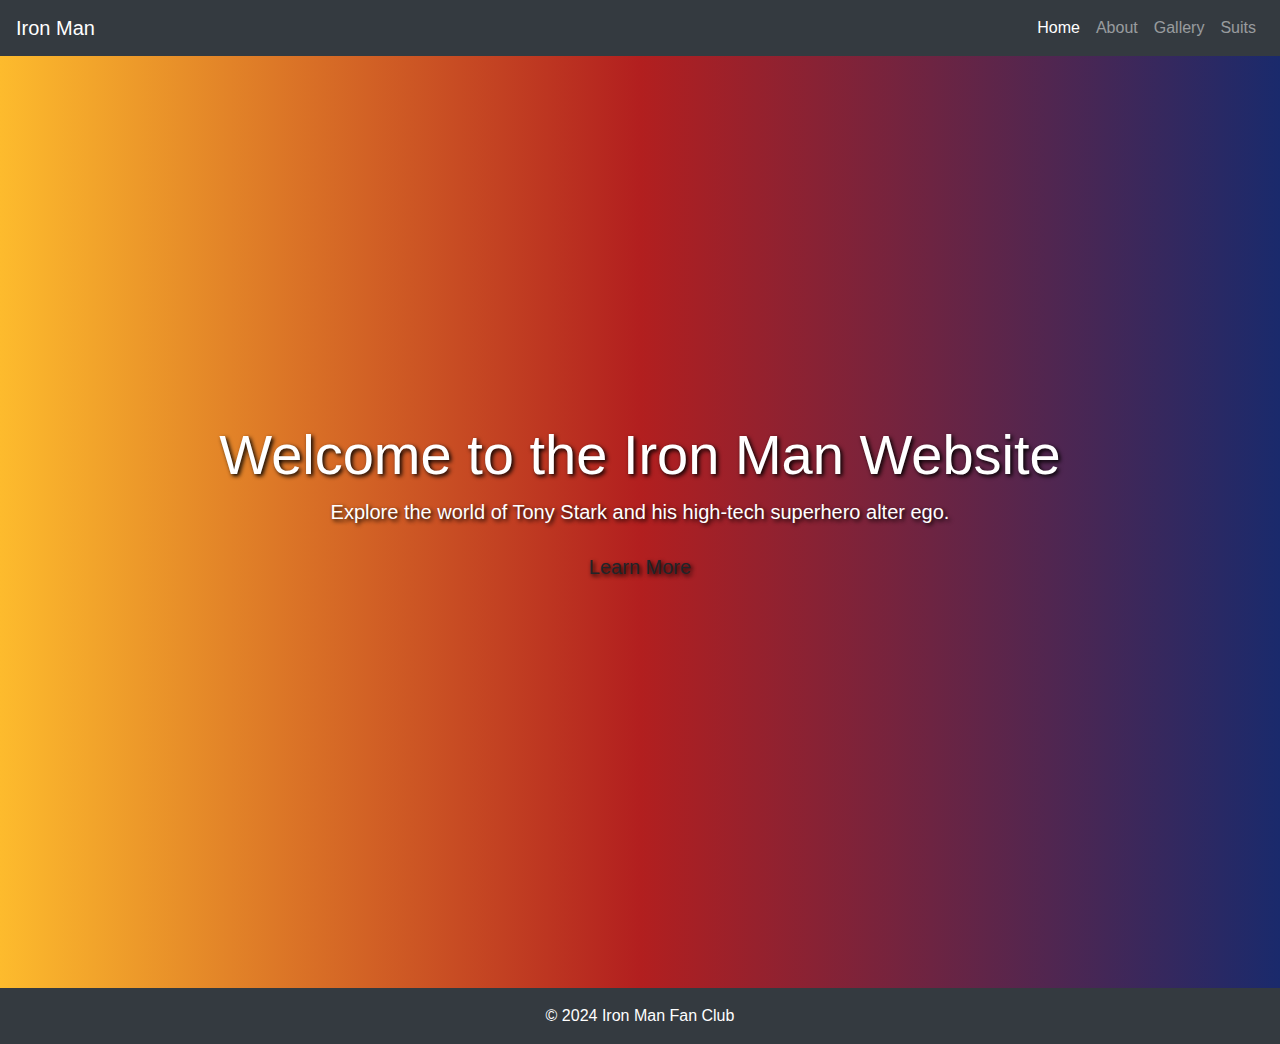
<file: index.html>
<!DOCTYPE html>
<html lang="en">

<head>
  <meta charset="UTF-8">
  <meta name="viewport" content="width=device-width, initial-scale=1, shrink-to-fit=no">
  <title>Iron Man Website - Home</title>
  <link rel="stylesheet" href="style.css">
  <link rel="stylesheet" href="https://stackpath.bootstrapcdn.com/bootstrap/4.3.1/css/bootstrap.min.css">
</head>

<body>

  <header>
    <nav class="navbar navbar-expand-lg navbar-dark bg-dark">
      <a class="navbar-brand" href="index.html">Iron Man</a>
      <button class="navbar-toggler" type="button" data-toggle="collapse" data-target="#navbarNav"
        aria-controls="navbarNav" aria-expanded="false" aria-label="Toggle navigation">
        <span class="navbar-toggler-icon"></span>
      </button>
      <div class="collapse navbar-collapse" id="navbarNav">
        <ul class="navbar-nav ml-auto">
          <li class="nav-item active">
            <a class="nav-link" href="index.html">Home <span class="sr-only">(current)</span></a>
          </li>
          <li class="nav-item">
            <a class="nav-link" href="about.html">About</a>
          </li>
          <li class="nav-item">
            <a class="nav-link" href="gallery.html">Gallery</a>
          </li>
          <li class="nav-item">
            <a class="nav-link" href="suits.html">Suits</a>
          </li>
       
        </ul>
      </div>
    </nav>
  </header>
 
  <section class="jumbotron text-center" style="color: #fff;">
    <div class="container">
      <b>
          <h1 class="display-4"><b>Welcome to the Iron Man Website</b></h1>
      </b>
      <p class="lead">Explore the world of Tony Stark and his high-tech superhero alter ego.</p>
      <a href="about.html" class="btn btn-ironman btn-lg">Learn More</a>
    </div>
  </section>


  <footer class="bg-dark text-white text-center py-3">
    <p>&copy; 2024 Iron Man Fan Club</p>
  </footer>

  <script src="https://code.jquery.com/jquery-3.3.1.slim.min.js"></script>
  <script src="https://cdnjs.cloudflare.com/ajax/libs/popper.js/1.14.7/umd/popper.min.js"></script>
  <script src="https://stackpath.bootstrapcdn.com/bootstrap/4.3.1/js/bootstrap.min.js"></script>

</body>

</html>
</file>
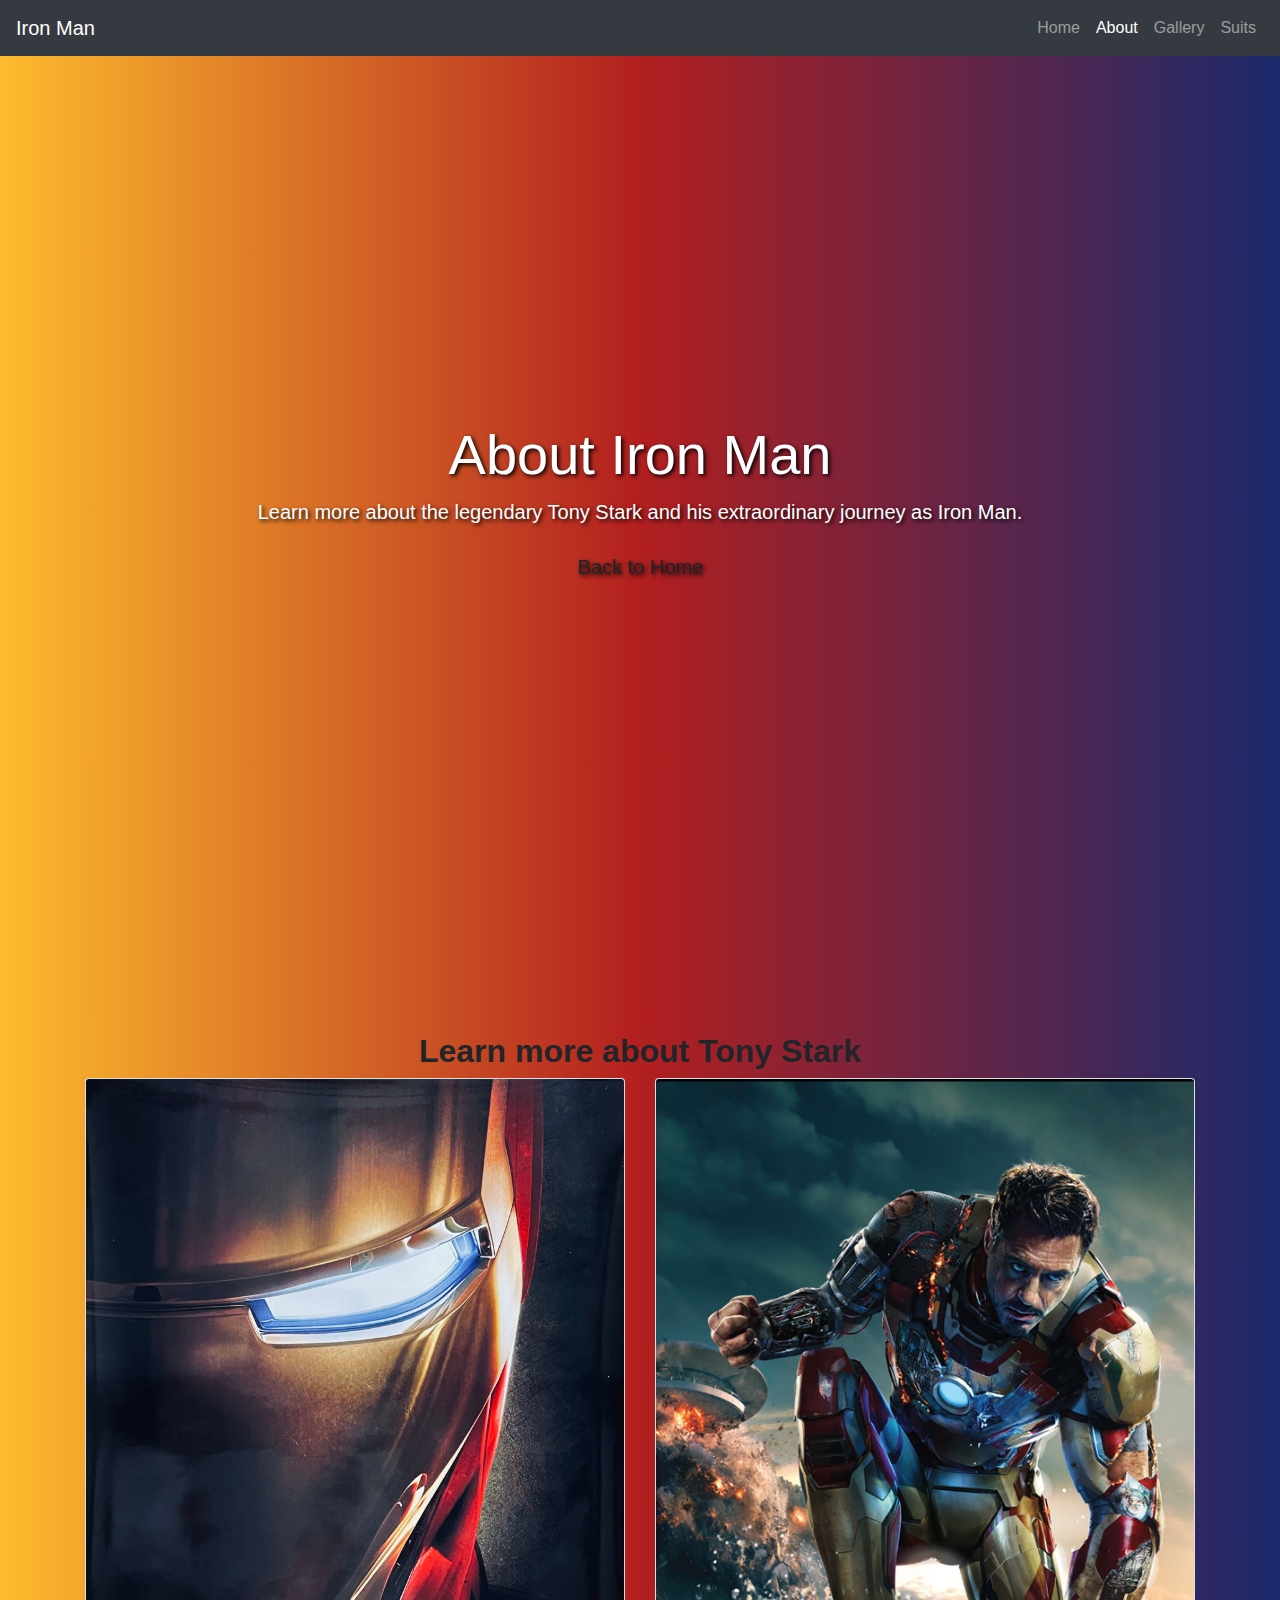
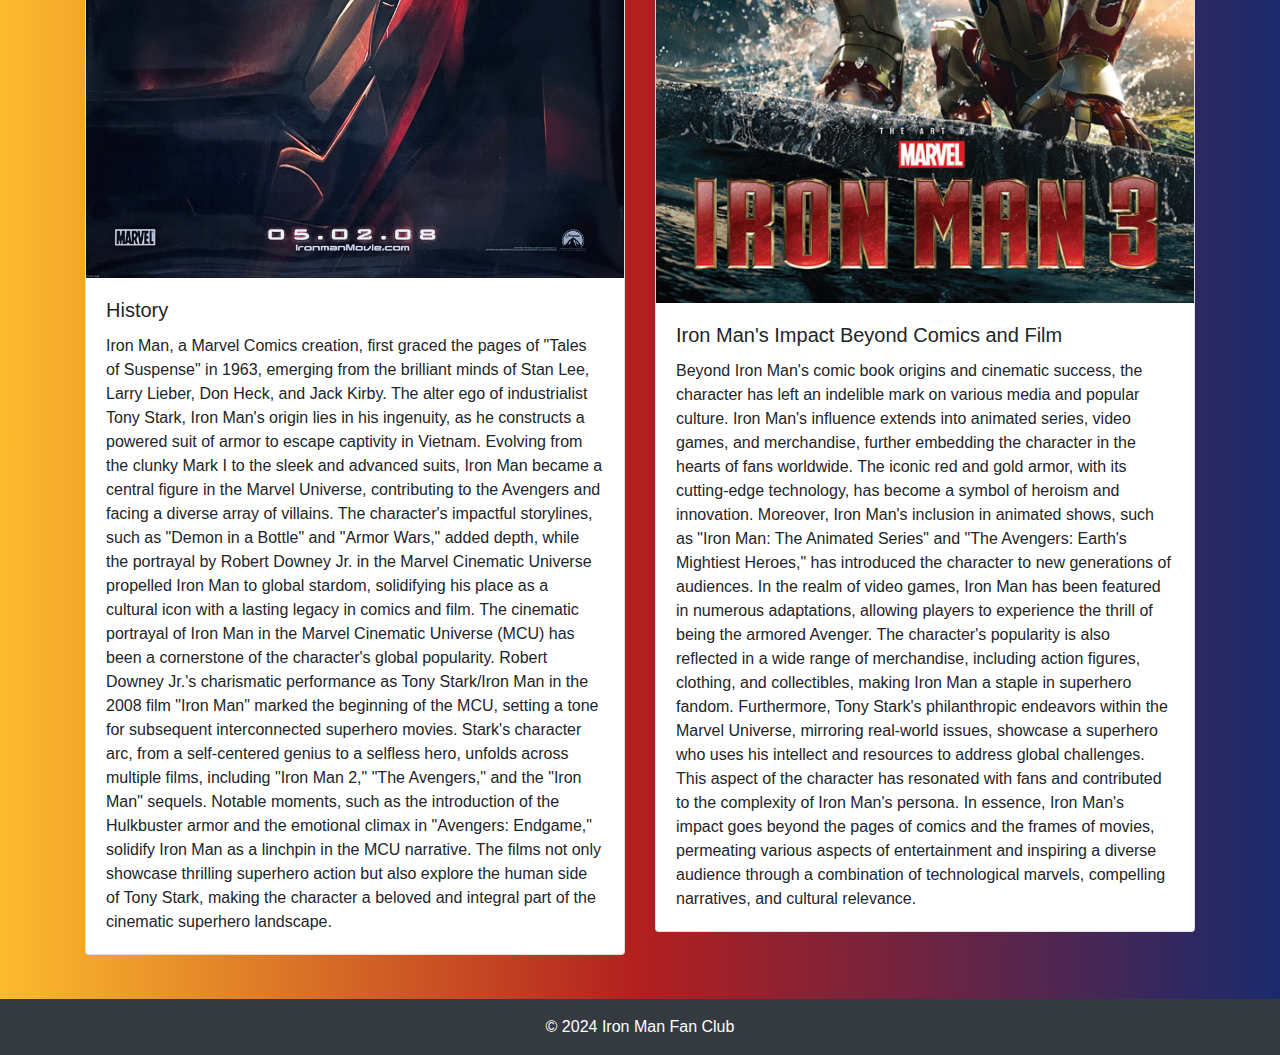
<file: about.html>
<!DOCTYPE html>
<html lang="en">

<head>
  <meta charset="UTF-8">
  <meta name="viewport" content="width=device-width, initial-scale=1, shrink-to-fit=no">
  <title>Iron Man Website - About</title>
  <link rel="stylesheet" href="style.css">
  <link rel="stylesheet" href="https://stackpath.bootstrapcdn.com/bootstrap/4.3.1/css/bootstrap.min.css">
</head>

<body>

  <header>
    <nav class="navbar navbar-expand-lg navbar-dark bg-dark">
      <a class="navbar-brand" href="index.html">Iron Man</a>
      <button class="navbar-toggler" type="button" data-toggle="collapse" data-target="#navbarNav"
        aria-controls="navbarNav" aria-expanded="false" aria-label="Toggle navigation">
        <span class="navbar-toggler-icon"></span>
      </button>
      <div class="collapse navbar-collapse" id="navbarNav">
        <ul class="navbar-nav ml-auto">
          <li class="nav-item">
            <a class="nav-link" href="index.html">Home</a>
          </li>
          <li class="nav-item active">
            <a class="nav-link" href="about.html">About <span class="sr-only">(current)</span></a>
          </li>
          <li class="nav-item">
            <a class="nav-link" href="gallery.html">Gallery</a>
          </li>
          <li class="nav-item">
            <a class="nav-link" href="suits.html">Suits</a>
          </li>
        
        </ul>
      </div>
    </nav>
  </header>

  <section class="jumbotron text-center" style="background-color: #14181f; color: #fff;">
    <div class="container">
      <h1 class="display-4"><b>About Iron Man</b></h1>
      <p class="lead">Learn more about the legendary Tony Stark and his extraordinary journey as Iron Man.</p>
      <a href="index.html" class="btn btn-ironman btn-lg">Back to Home</a>
    </div>
  </section>


  <div class="container">
    <!-- Home Page Content Goes Here -->

    <section class="my-4">
      <h2 class="text-center"><b>Learn more about Tony Stark</b></h2>
      <div class="row">

        <!-- Card 1 -->
        <div class="col-md-6">
          <div class="card">
            <img src="Images/IMG_3061-2-scaled.jpg" class="card-img-top" alt="Iron Man 1">
            <div class="card-body">
              <h5 class="card-title"> History</h5>
              <p class="card-text">Iron Man, a Marvel Comics creation, first graced the pages of "Tales of Suspense" in 
                1963, emerging from the brilliant minds of Stan Lee, Larry Lieber, Don Heck, and Jack Kirby. 
                The alter ego of industrialist Tony Stark, Iron Man's origin lies in his ingenuity, as he constructs 
                a powered suit of armor to escape captivity in Vietnam. Evolving from the clunky Mark I to the sleek 
                and advanced suits, Iron Man became a central figure in the Marvel Universe, contributing to the Avengers 
                and facing a diverse array of villains. The character's impactful storylines, such as "Demon in a Bottle" 
                and "Armor Wars," added depth, while the portrayal by Robert Downey Jr. in the Marvel Cinematic Universe 
                propelled Iron Man to global stardom, solidifying his place as a cultural icon with a lasting legacy in 
                comics and film.
                The cinematic portrayal of Iron Man in the Marvel Cinematic Universe (MCU) has been a cornerstone of the 
                character's global popularity. Robert Downey Jr.'s charismatic performance as Tony Stark/Iron Man in the 
                2008 film "Iron Man" marked the beginning of the MCU, setting a tone for subsequent interconnected superhero
                 movies. Stark's character arc, from a self-centered genius to a selfless hero, unfolds across multiple films,
                  including "Iron Man 2," "The Avengers," and the "Iron Man" sequels. Notable moments, such as the introduction
                   of the Hulkbuster armor and the emotional climax in "Avengers: Endgame," solidify Iron Man as a linchpin in
                    the MCU narrative. The films not only showcase thrilling superhero action but also explore the human side of Tony Stark,
                     making the character a beloved and integral part of the cinematic superhero landscape.</p>
            </div>
          </div>
        </div>

        <!-- Card 2 -->
        <div class="col-md-6">
          <div class="card">
            <img src="Images/marvel-s-iron-man-3.jpg" class="card-img-top" alt="Iron Man 2">
            <div class="card-body">
              <h5 class="card-title">Iron Man's Impact Beyond Comics and Film</h5>
              <p class="card-text">Beyond Iron Man's comic book origins and cinematic success, the character has left an indelible mark on various media and popular culture. 
                Iron Man's influence extends into animated series, video games, and merchandise, further embedding the character in the hearts of fans worldwide.
                 The iconic red and gold armor, with its cutting-edge technology, has become a symbol of heroism and innovation. Moreover, Iron Man's inclusion in animated shows, such as
                  "Iron Man: The Animated Series" and "The Avengers: Earth's Mightiest Heroes," has introduced the character to new generations of audiences.

                In the realm of video games, Iron Man has been featured in numerous adaptations, allowing players to experience the thrill of being the armored Avenger.
                 The character's popularity is also reflected in a wide range of merchandise, including action figures, clothing, and collectibles, making Iron Man a staple in 
                 superhero fandom.
                
                Furthermore, Tony Stark's philanthropic endeavors within the Marvel Universe, 
                mirroring real-world issues, showcase a superhero who uses his intellect and resources to 
                address global challenges. This aspect of the character has resonated with fans and contributed to the 
                complexity of Iron Man's persona.
                
                In essence, Iron Man's impact goes beyond the pages of comics and the frames of movies, permeating 
                various aspects of entertainment and inspiring a diverse audience through a combination of technological marvels,
                 compelling narratives, and cultural relevance.</p>
            </div>
          </div>
        </div>

      </div>
    </section>

  </div>

  <footer class="bg-dark text-white text-center py-3">
    <p>&copy; 2024 Iron Man Fan Club</p>
  </footer>

  <script src="https://code.jquery.com/jquery-3.3.1.slim.min.js"></script>
  <script src="https://cdnjs.cloudflare.com/ajax/libs/popper.js/1.14.7/umd/popper.min.js"></script>
  <script src="https://stackpath.bootstrapcdn.com/bootstrap/4.3.1/js/bootstrap.min.js"></script>

</body>

</html>
</file>
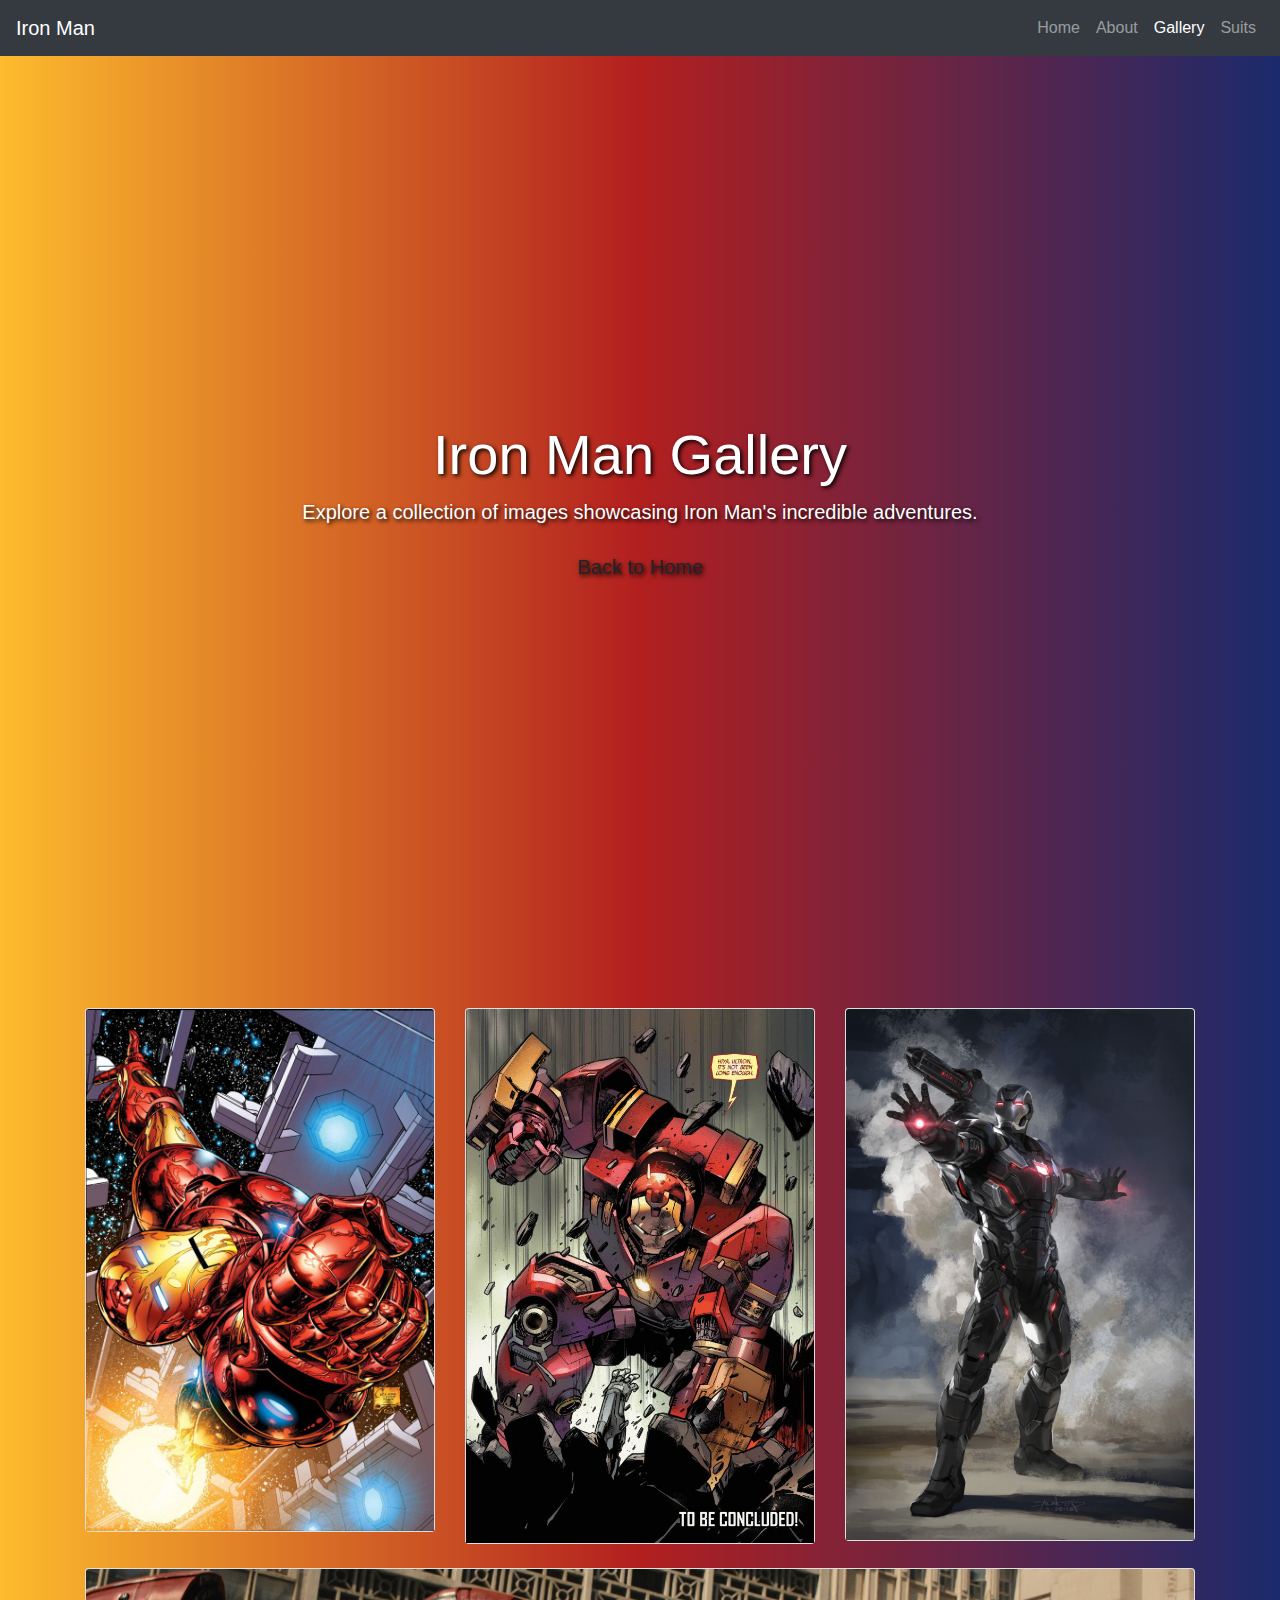
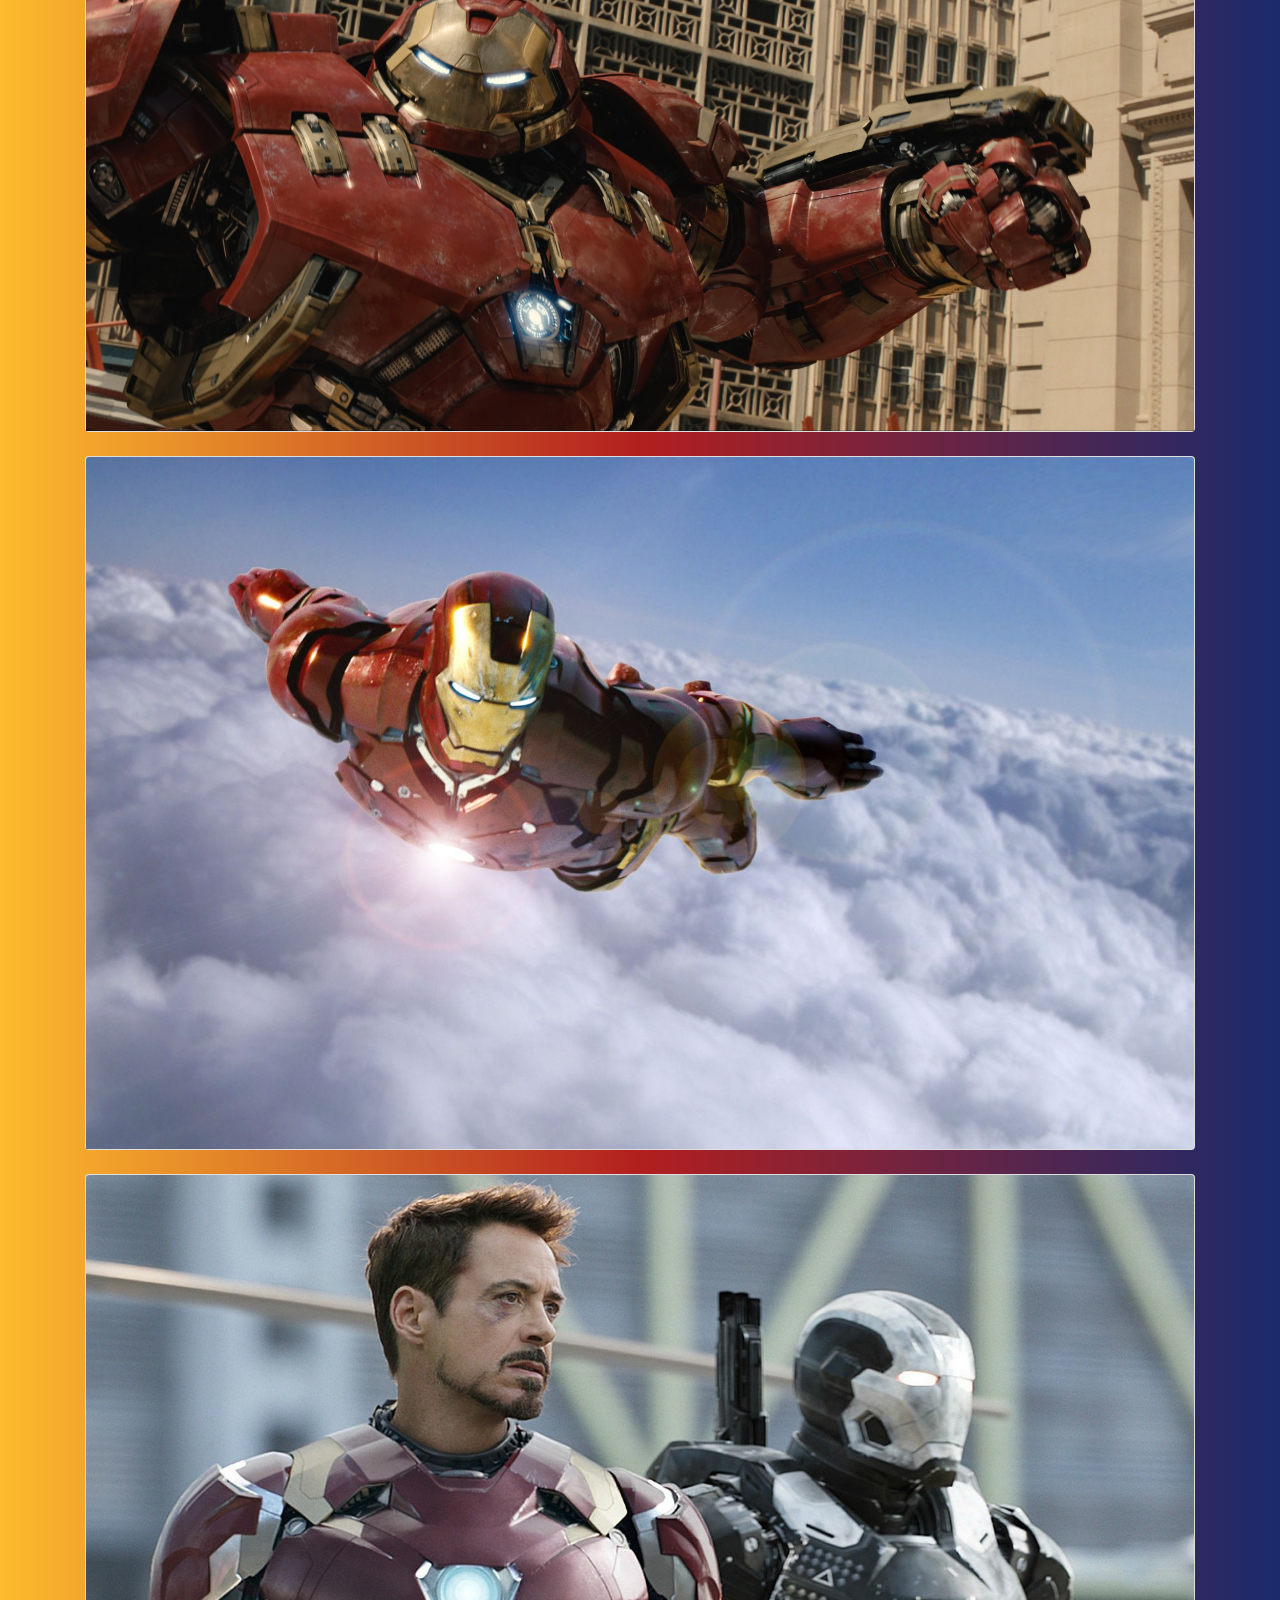
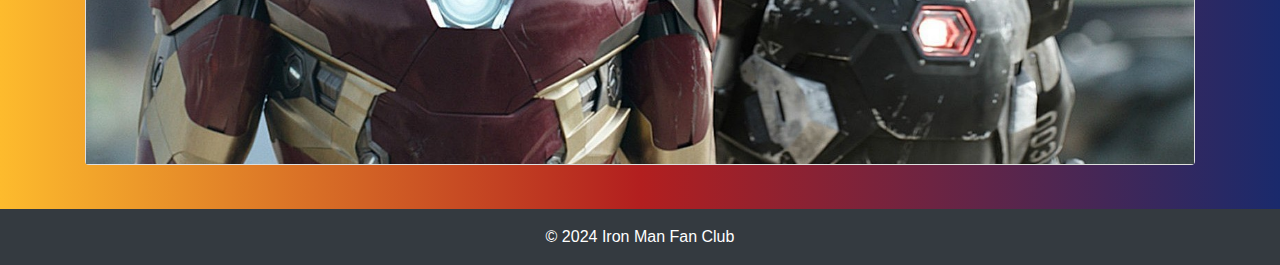
<file: gallery.html>
<!DOCTYPE html>
<html lang="en">

<head>
  <meta charset="UTF-8">
  <meta name="viewport" content="width=device-width, initial-scale=1, shrink-to-fit=no">
  <title>Iron Man Website - Gallery</title>
  <link rel="stylesheet" href="style.css">
  <link rel="stylesheet" href="https://stackpath.bootstrapcdn.com/bootstrap/4.3.1/css/bootstrap.min.css">
</head>

<body>

  <header>
    <nav class="navbar navbar-expand-lg navbar-dark bg-dark">
      <a class="navbar-brand" href="index.html">Iron Man</a>
      <button class="navbar-toggler" type="button" data-toggle="collapse" data-target="#navbarNav"
        aria-controls="navbarNav" aria-expanded="false" aria-label="Toggle navigation">
        <span class="navbar-toggler-icon"></span>
      </button>
      <div class="collapse navbar-collapse" id="navbarNav">
        <ul class="navbar-nav ml-auto">
          <li class="nav-item">
            <a class="nav-link" href="index.html">Home</a>
          </li>
          <li class="nav-item">
            <a class="nav-link" href="about.html">About</a>
          </li>
          <li class="nav-item active">
            <a class="nav-link" href="gallery.html">Gallery <span class="sr-only">(current)</span></a>
          </li>
          <li class="nav-item">
            <a class="nav-link" href="suits.html">Suits</a>
          </li>
        
        </ul>
      </div>
    </nav>
  </header>

  <section class="jumbotron text-center" style="background-color: #14181f; color: #fff;">
    <div class="container">
      <h1 class="display-4"><b>Iron Man Gallery</b></h1>
      <p class="lead">Explore a collection of images showcasing Iron Man's incredible adventures.</p>
      <a href="index.html" class="btn btn-ironman btn-lg">Back to Home</a>
    </div>
  </section>

  <div class="container">
    <!-- Gallery Page Content Goes Here -->
  
    <div class="row">
      <!-- Card 1 -->
      <div class="col-md-4">
        <div class="card mb-4">
          <img src="Images/b1b92a646236d266233609cc59b4ce9a.jpg" class="card-img-top" alt="Iron Man 1">
        </div>
      </div>
  
      <!-- Card 2 -->
      <div class="col-md-4">
        <div class="card mb-4">
          <img src="Images/hulbuster-dynamic-culture.jpg" class="card-img-top" alt="Iron Man 2">
        </div>
      </div>
  
      <!-- Card 3 -->
      <div class="col-md-4">
        <div class="card mb-4">
          <img src="Images/phil-saunders-warmachinemk4-b3-web.jpg" class="card-img-top" alt="Iron Man 3">
        </div>
      </div>
  
      <!-- Card 4 -->
      <div class="col-md-12">
        <div class="card mb-4">
          <img src="Images/Hulkbuster_close.webp" class="card-img-top" alt="Iron Man 4">
        </div>
      </div>
  
      <!-- Card 5 -->
      <div class="col-md-12">
        <div class="card mb-4">
          <img src="Images/Iron-man-1.jpg" class="card-img-top" alt="Iron Man 5">
        </div>
      </div>
  
      <!-- Card 6 -->
      <div class="col-md-12">
        <div class="card mb-4">
          <img src="Images/czgv20220919121919315vxcd.jpg" class="card-img-top" alt="Iron Man 6">
        </div>
      </div>
  
    </div>
  </div>
  

  <footer class="bg-dark text-white text-center py-3">
    <p>&copy; 2024 Iron Man Fan Club</p>
  </footer>

  <script src="https://code.jquery.com/jquery-3.3.1.slim.min.js"></script>
  <script src="https://cdnjs.cloudflare.com/ajax/libs/popper.js/1.14.7/umd/popper.min.js"></script>
  <script src="https://stackpath.bootstrapcdn.com/bootstrap/4.3.1/js/bootstrap.min.js"></script>

</body>

</html>
</file>
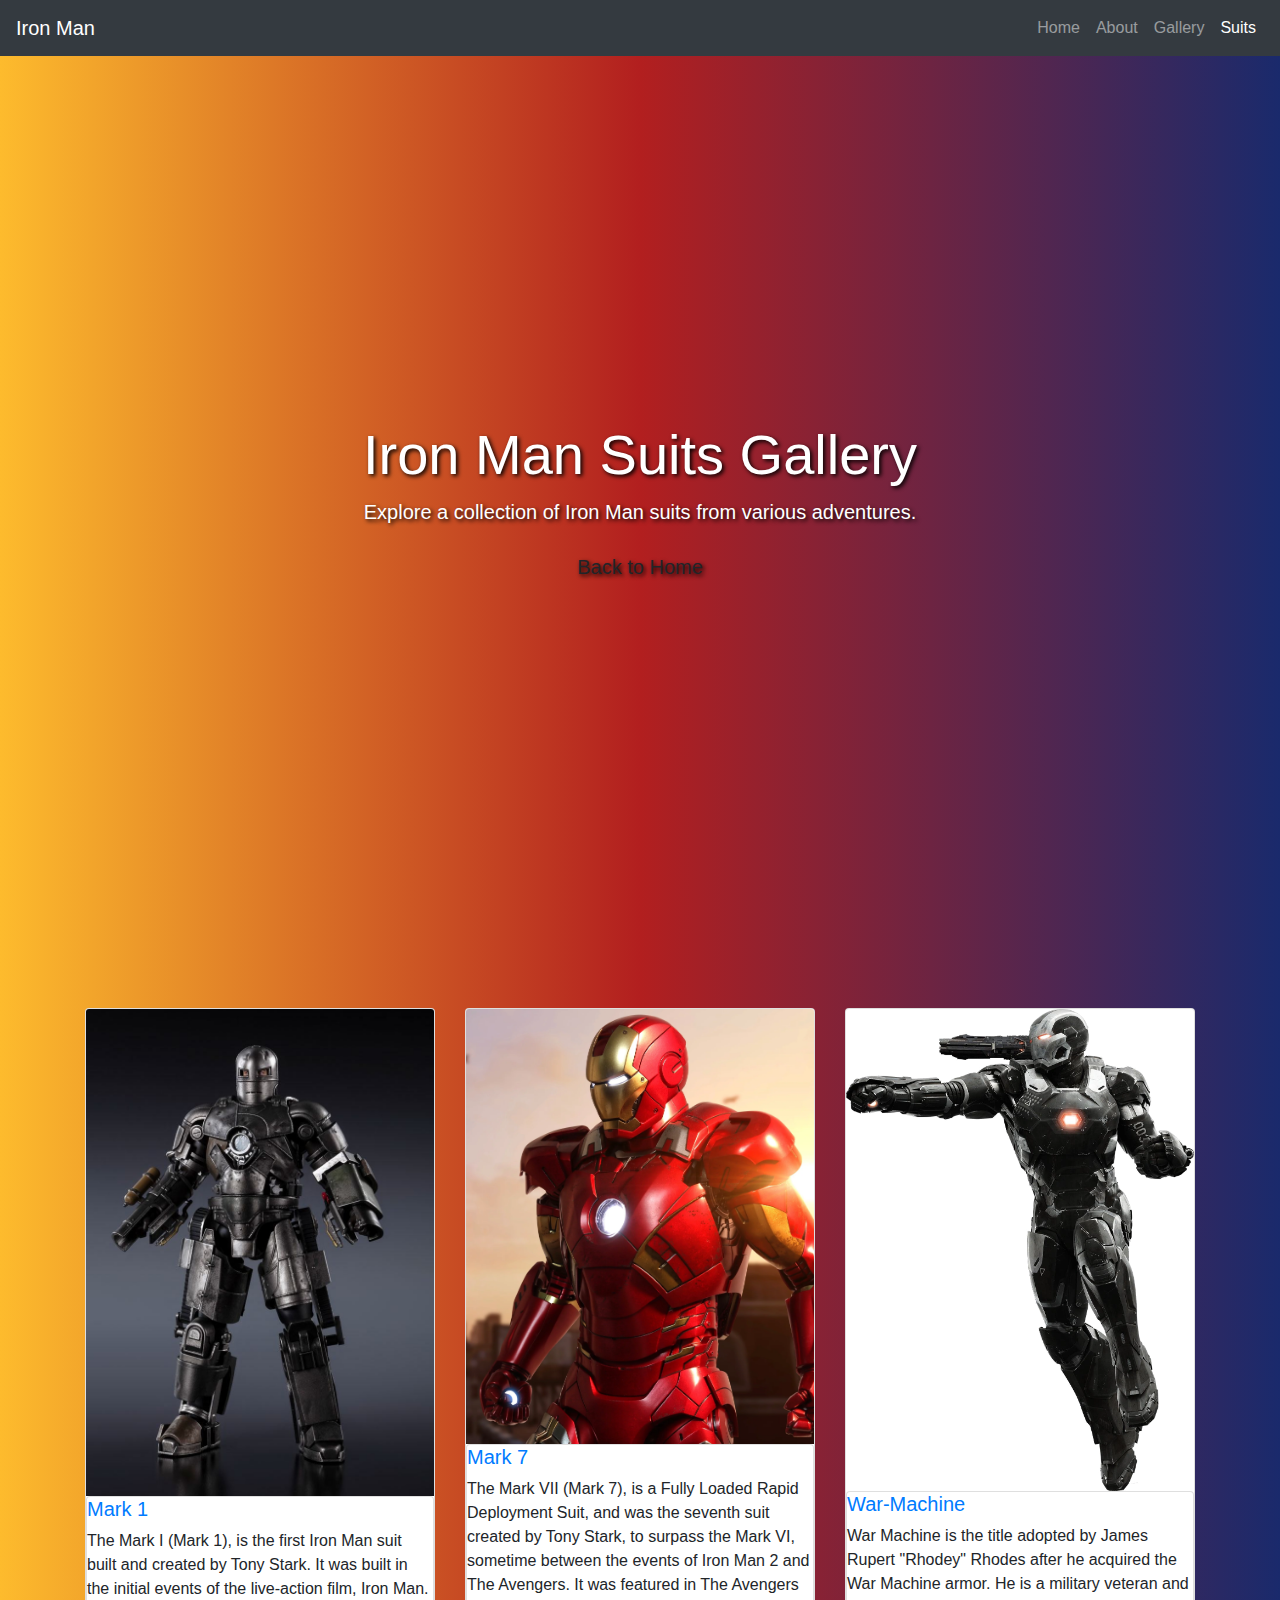
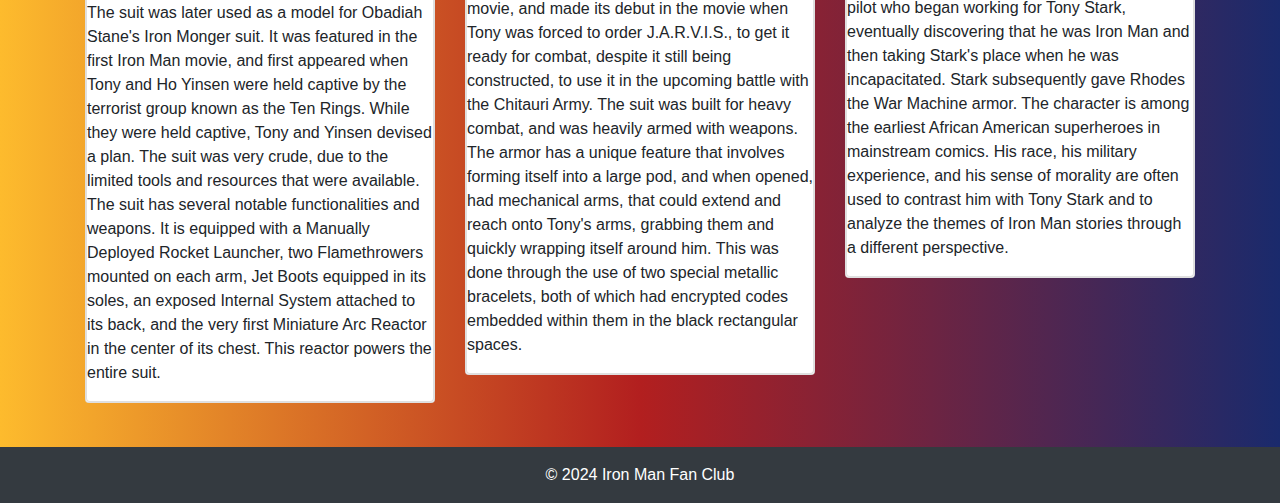
<file: suits.html>
<!DOCTYPE html>
<html lang="en">

<head>
  <meta charset="UTF-8">
  <meta name="viewport" content="width=device-width, initial-scale=1, shrink-to-fit=no">
  <title>Iron Man Website - Suits Gallery</title>
  <link rel="stylesheet" href="style.css">
  <link rel="stylesheet" href="https://stackpath.bootstrapcdn.com/bootstrap/4.3.1/css/bootstrap.min.css">
</head>

<body>

  <header>
    <nav class="navbar navbar-expand-lg navbar-dark bg-dark">
      <a class="navbar-brand" href="index.html">Iron Man</a>
      <button class="navbar-toggler" type="button" data-toggle="collapse" data-target="#navbarNav"
        aria-controls="navbarNav" aria-expanded="false" aria-label="Toggle navigation">
        <span class="navbar-toggler-icon"></span>
      </button>
      <div class="collapse navbar-collapse" id="navbarNav">
        <ul class="navbar-nav ml-auto">
          <li class="nav-item">
            <a class="nav-link" href="index.html">Home</a>
          </li>
          <li class="nav-item">
            <a class="nav-link" href="about.html">About</a>
          </li>
          <li class="nav-item">
            <a class="nav-link" href="gallery.html">Gallery</a>
          </li>
        
          <li class="nav-item active">
            <a class="nav-link" href="suits.html">Suits  <span class="sr-only">(current)</span></a>
          </li>
    
        </ul>
      </div>
    </nav>
  </header>

  <section class="jumbotron text-center">
    <div class="container">
      <h1 class="display-4"><b>Iron Man Suits Gallery</b></h1>
      <p class="lead">Explore a collection of Iron Man suits from various adventures.</p>
      <a href="index.html" class="btn btn-ironman btn-lg">Back to Home</a>
    </div>
  </section>

  <div class="container">
    <!-- Suits Gallery Page Content Goes Here -->
    

    <div class="row">
      <!-- Suit 1 -->
      <div class="col-md-4">
        <div class="card mb-4">
          <img src="Images/mark 1.jpg" class="card-img-top" alt="Iron Man Suit 1">
          <div class = "card body"> 
            <h5><a href="https://ironman.fandom.com/wiki/Iron_Man_Mark_I">Mark 1</a></h5>
            <p>The Mark I (Mark 1), is the first Iron Man suit built and created by Tony Stark.
                 It was built in the initial events of the live-action film, Iron Man. The suit 
                 was later used as a model for Obadiah Stane's Iron Monger suit.

                It was featured in the first Iron Man movie, and first appeared when Tony and Ho
                 Yinsen were held captive by the terrorist group known as the Ten Rings. While they
                  were held captive, Tony and Yinsen devised a plan. 
                The suit was very crude, due to the limited tools and resources that were available.

                The suit has several notable functionalities and weapons. It is equipped with a 
                Manually Deployed Rocket Launcher, two Flamethrowers mounted on each arm, Jet Boots
                 equipped in its soles, an exposed Internal System attached to its back, and the very 
                 first Miniature Arc Reactor in the center of its chest. This reactor powers the entire 
                 suit.  </p>
          </div>
        </div>
      </div>

      <!-- Suit 2 -->
      <div class="col-md-4">
        <div class="card mb-4">
          <img src="Images/fullsizeoutput_121_1024x1024@2x.webp" class="card-img-top" alt="Iron Man Suit 2">
          <div class = "card body"> 
            <h5><a href="https://ironman.fandom.com/wiki/Mark_VII">Mark 7</a></h5>
            <p> The Mark VII (Mark 7), is a Fully Loaded Rapid Deployment Suit, and was the seventh suit created by Tony Stark,
                 to surpass the Mark VI, sometime between the events of Iron Man 2 and The Avengers.

                It was featured in The Avengers movie, and made its debut in the movie when Tony was
                 forced to order J.A.R.V.I.S., to get it ready for combat, despite it still being constructed, 
                 to use it in the upcoming battle with the Chitauri Army. 
                
                The suit was built for heavy combat, and was heavily armed with weapons.
                
                The armor has a unique feature that involves forming itself into a large pod, and when opened, 
                had mechanical arms, that could extend and reach onto Tony's arms, grabbing them and quickly 
                wrapping itself around him. This was done through the use of two special metallic bracelets, 
                both of which had encrypted codes embedded within them in the black rectangular spaces.</p>
          </div>
        </div>
      </div>

      <!-- Suit 3 -->
      <div class="col-md-4">
        <div class="card mb-4">
          <img src="Images/Civil_War_Full_Body_05.webp" class="card-img-top" alt="Iron Man Suit 3">
          <div class = "card body"> 
            <h5><a href="https://en.wikipedia.org/wiki/War_Machine">War-Machine</a></h5>
            <p>War Machine is the title adopted by James Rupert "Rhodey" Rhodes after he acquired the War
                 Machine armor. He is a military veteran and pilot who began working for Tony Stark, eventually 
                 discovering that he was Iron Man and then taking Stark's place when he was incapacitated. Stark subsequently 
                 gave Rhodes the War Machine armor. The character is among the earliest African American superheroes
                  in mainstream comics. His race, his military experience, and his sense of morality are often used
                   to contrast him with Tony Stark and to analyze the themes of Iron Man stories through a different
                    perspective. </p>
          </div>
        </div>
      </div>

      <!-- Add more cards for additional suits -->
      <!-- Example: -->
      <!-- <div class="col-md-4">
           <div class="card mb-4">
             <img src="ironman-suit4.jpg" class="card-img-top" alt="Iron Man Suit 4">
           </div>
         </div> -->

    </div>
  </div>

  <footer class="bg-dark text-white text-center py-3">
    <p>&copy; 2024 Iron Man Fan Club</p>
  </footer>

  <script src="https://code.jquery.com/jquery-3.3.1.slim.min.js"></script>
  <script src="https://cdnjs.cloudflare.com/ajax/libs/popper.js/1.14.7/umd/popper.min.js"></script>
  <script src="https://stackpath.bootstrapcdn.com/bootstrap/4.3.1/js/bootstrap.min.js"></script>

</body>

</html>
</file>
<file: style.css>
body {
    color: #fff;
    margin: 0; 
    /* background: #1a2a6c;   */
    background: -webkit-linear-gradient(to right, #fdbb2d, #b21f1f, #1a2a6c);  
    background: linear-gradient(to right, #fdbb2d, #b21f1f, #1a2a6c); 
    
  }
  
  
  
  
  .jumbotron {

    color: #fff;
    text-shadow: 2px 2px 4px #000;
    height: 100vh;
    display: flex;
    flex-direction: column;
    justify-content: center;
  }

  .jumbotron{
    background: #1a2a6c;  /* fallback for old browsers */
    background: -webkit-linear-gradient(to right, #fdbb2d, #b21f1f, #1a2a6c);  /* Chrome 10-25, Safari 5.1-6 */
    background: linear-gradient(to right, #fdbb2d, #b21f1f, #1a2a6c); /* W3C, IE 10+/ Edge, Firefox 16+, Chrome 26+, Opera 12+, Safari 7+ */
    
  }
  
  .btn-ironman {
    color: #fff;
  }
  
  .btn-ironman:hover {
    background-color: #fff;
  }
  
  .container {
    padding: 20px;
  }
  
  footer {
    background-color: #000;
  }
  
  footer p {
    margin: 0;
    color: #fff;
  }
</file>
